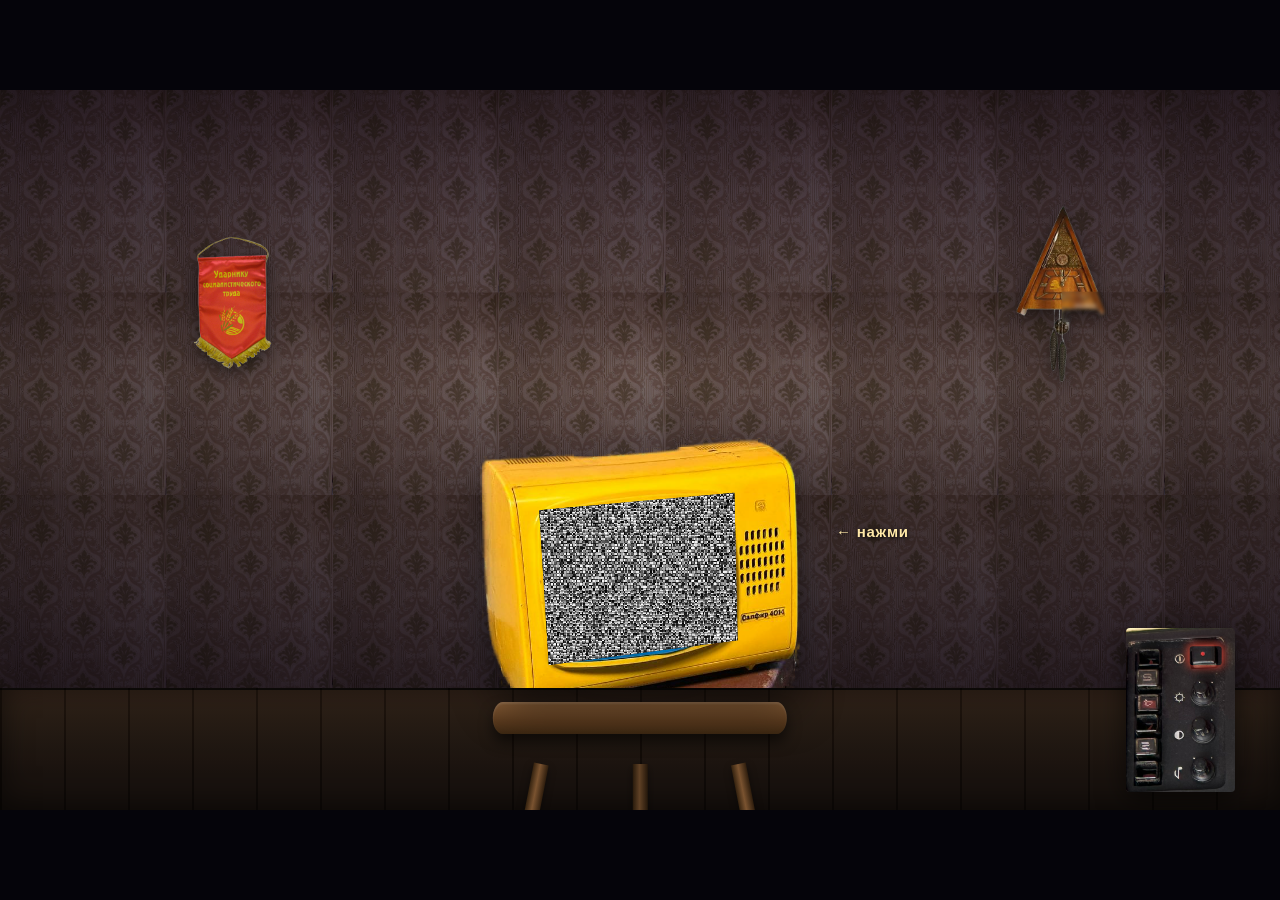
<file: index.html>
<!DOCTYPE html>
<html lang="ru">
<head>
<meta charset="utf-8">
<meta name="viewport" content="width=device-width, initial-scale=1, maximum-scale=1, user-scalable=no">
<title>MARAT SULEIMANOV — EP</title>
<link rel="stylesheet" href="style.css">
</head>
<body>

<!-- Оверлей: повернуть телефон (только на portrait-мобилках) -->
<div id="rotate-gate">
  <div class="phone">📱</div>
  <p>Поверни телефон<br>горизонтально</p>
</div>

<!-- Сцена (16:9), масштабируется под окно -->
<div id="stage">
  <div class="wall"></div>
  <div class="grade"></div>
  <div class="floor"></div>

  <!-- Предметы на стене -->
  <div class="prop vympel" id="vympel" title="вымпел">
    <img src="assets/vympel.png" alt="вымпел Ударнику соцтруда" draggable="false">
  </div>

  <div class="prop chasy" id="chasy" title="часы с кукушкой">
    <div class="cuckoo"></div>
    <img src="assets/chasy.png" alt="часы с кукушкой" draggable="false">
  </div>

  <!-- Табуретка + телевизор -->
  <div class="stool">
    <div class="stool-seat"></div>
    <div class="stool-leg l1"></div>
    <div class="stool-leg l2"></div>
    <div class="stool-leg l3"></div>
  </div>

  <div class="tv" id="tv">
    <div class="tv-glow"></div>
    <div class="screen" id="screen">
      <canvas id="noise" width="220" height="165"></canvas>
      <div class="chan chan-bars"></div>
      <div class="chan chan-ep">
        <div class="ep-title">MARAT<br>SULEIMANOV</div>
        <div class="ep-sub">— EP —</div>
      </div>
      <div class="chan chan-info">
        <div class="marq">НОВЫЙ АЛЬБОМ • 3 ПЕСНИ • СКОРО ВЕЗДЕ • ЗВОНИТЕ 8-800 • </div>
      </div>
      <div class="chan chan-nosig">НЕТ&nbsp;СИГНАЛА</div>
      <div class="crt"></div>
    </div>
    <img class="tv-img" src="assets/tv.png" alt="телевизор Сапфир" draggable="false">
    <div class="tv-hint" id="tv-hint">← нажми</div>
  </div>

  <!-- Панель управления -->
  <div class="panel" id="panel">
    <img src="assets/panel.png" alt="панель кнопок" draggable="false">
    <button class="hot btn-ch" data-ch="1" style="--x:20%;--y:17%"></button>
    <button class="hot btn-ch" data-ch="2" style="--x:20%;--y:30.5%"></button>
    <button class="hot btn-ch" data-ch="3" style="--x:20%;--y:45%"></button>
    <button class="hot btn-ch" data-ch="4" style="--x:20%;--y:61%"></button>
    <button class="hot btn-ch" data-ch="5" style="--x:20%;--y:79%"></button>
    <button class="hot btn-power" id="btn-power" style="--x:73%;--y:17%"></button>
  </div>
</div>

<script src="app.js"></script>
</body>
</html>
</file>
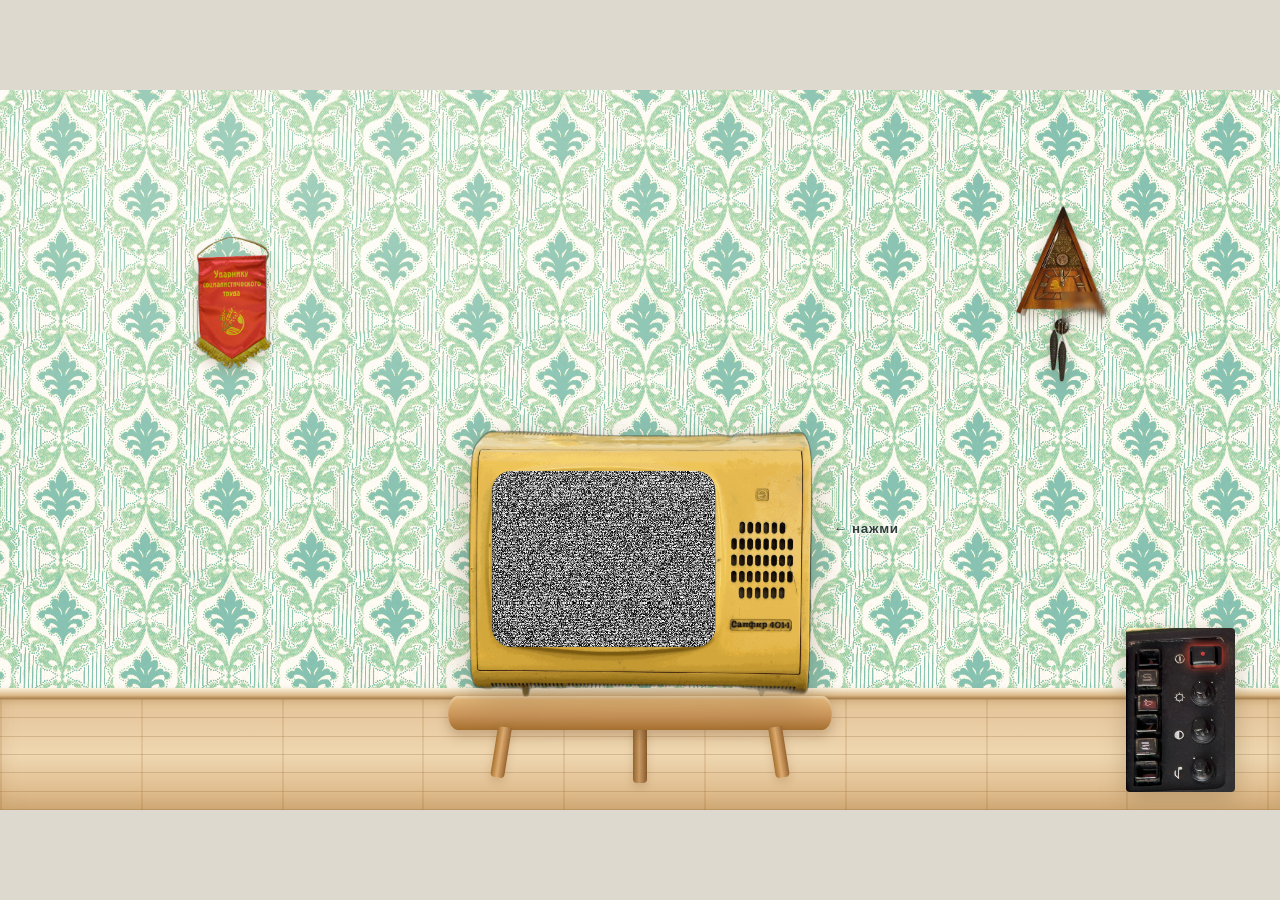
<file: v2/index.html>
<!DOCTYPE html>
<html lang="ru">
<head>
<meta charset="utf-8">
<meta name="viewport" content="width=device-width, initial-scale=1, maximum-scale=1, user-scalable=no">
<title>MARAT SULEIMANOV — EP</title>
<link rel="stylesheet" href="style.css">
</head>
<body>

<!-- Оверлей: повернуть телефон (только на portrait-мобилках) -->
<div id="rotate-gate">
  <div class="phone">📱</div>
  <p>Поверни телефон<br>горизонтально</p>
</div>

<!-- Сцена (16:9), масштабируется под окно -->
<div id="stage">
  <div class="wall"></div>
  <div class="grade"></div>
  <div class="floor"></div>

  <!-- Предметы на стене -->
  <div class="prop vympel" id="vympel" title="вымпел">
    <img src="assets/vympel.png" alt="вымпел Ударнику соцтруда" draggable="false">
  </div>

  <div class="prop chasy" id="chasy" title="часы с кукушкой">
    <div class="cuckoo"></div>
    <img src="assets/chasy.png" alt="часы с кукушкой" draggable="false">
  </div>

  <!-- Табуретка + телевизор -->
  <div class="stool">
    <div class="stool-seat"></div>
    <div class="stool-leg l1"></div>
    <div class="stool-leg l2"></div>
    <div class="stool-leg l3"></div>
  </div>

  <div class="tv" id="tv">
    <div class="tv-glow"></div>
    <div class="screen" id="screen">
      <canvas id="noise" width="220" height="174"></canvas>
      <div class="chan chan-bars"></div>
      <div class="chan chan-ep">
        <div class="ep-title">MARAT<br>SULEIMANOV</div>
        <div class="ep-sub">— EP —</div>
      </div>
      <div class="chan chan-info">
        <div class="marq">НОВЫЙ АЛЬБОМ • 3 ПЕСНИ • СКОРО ВЕЗДЕ • ЗВОНИТЕ 8-800 • </div>
      </div>
      <div class="chan chan-nosig">НЕТ&nbsp;СИГНАЛА</div>
      <div class="crt"></div>
    </div>
    <img class="tv-img" src="assets/tv.png" alt="телевизор Сапфир" draggable="false">
    <div class="tv-hint" id="tv-hint">← нажми</div>
  </div>

  <!-- Панель управления -->
  <div class="panel" id="panel">
    <img src="assets/panel.png" alt="панель кнопок" draggable="false">
    <button class="hot btn-ch" data-ch="1" style="--x:20%;--y:17%"></button>
    <button class="hot btn-ch" data-ch="2" style="--x:20%;--y:30.5%"></button>
    <button class="hot btn-ch" data-ch="3" style="--x:20%;--y:45%"></button>
    <button class="hot btn-ch" data-ch="4" style="--x:20%;--y:61%"></button>
    <button class="hot btn-ch" data-ch="5" style="--x:20%;--y:79%"></button>
    <button class="hot btn-power" id="btn-power" style="--x:73%;--y:17%"></button>
  </div>
</div>

<script src="app.js"></script>
</body>
</html>
</file>
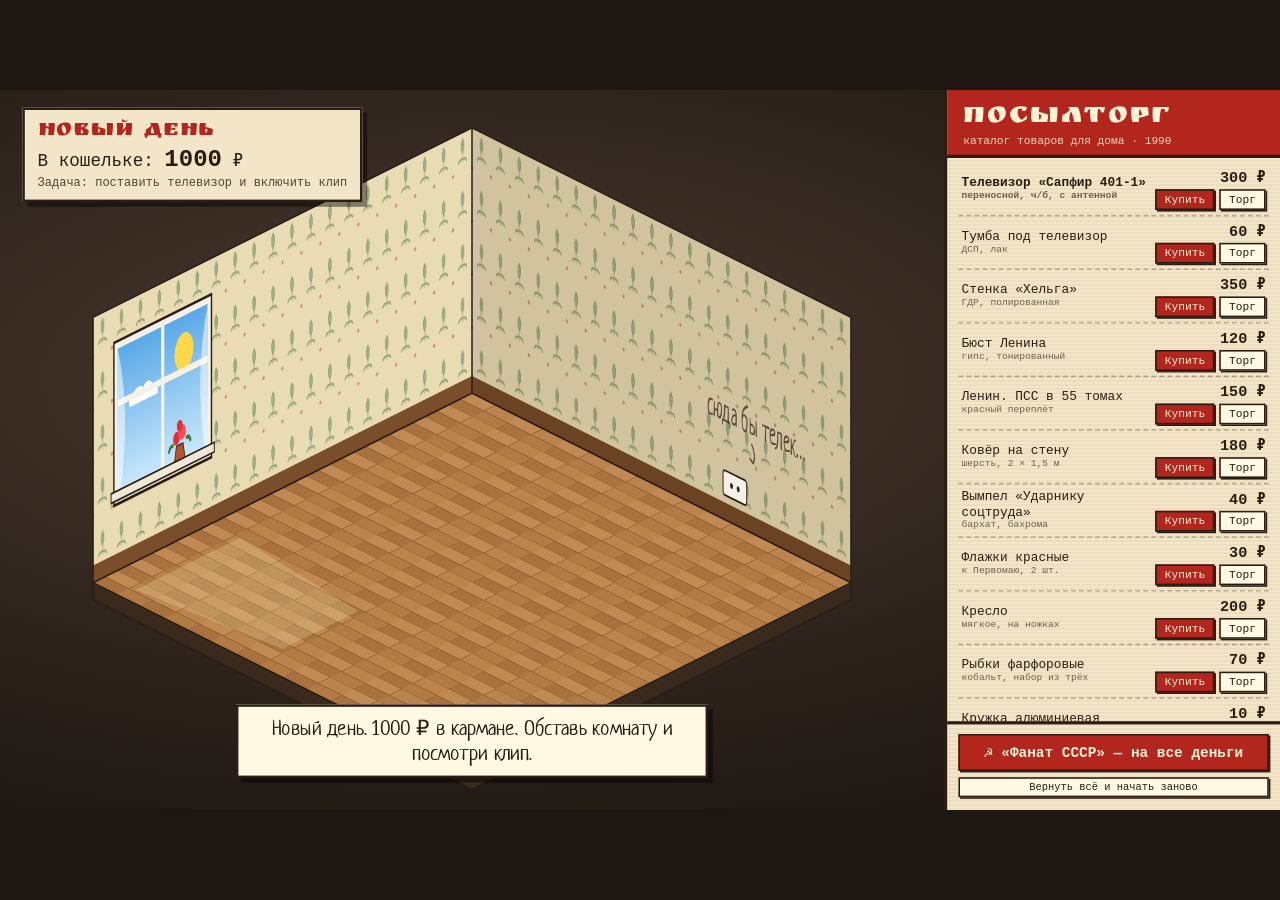
<file: v3/index.html>
<!DOCTYPE html>
<html lang="ru">
<head>
<meta charset="utf-8">
<meta name="viewport" content="width=device-width, initial-scale=1, maximum-scale=1, user-scalable=no">
<title>Новый день — комната</title>
<link rel="preconnect" href="https://fonts.googleapis.com">
<link href="https://fonts.googleapis.com/css2?family=Ruslan+Display&family=PT+Mono&family=Neucha&display=swap" rel="stylesheet">
<link rel="stylesheet" href="style.css">
</head>
<body>

<div id="rotate-gate">
  <div class="phone">📱</div>
  <p>Поверни телефон<br>горизонтально</p>
</div>

<!-- Сцена 1600×900, масштабируется под окно целиком -->
<div id="stage">
  <div id="room-wrap">
    <svg id="room" viewBox="170 10 840 760" xmlns="http://www.w3.org/2000/svg"></svg>
    <div id="hud">
      <div class="hud-title">НОВЫЙ ДЕНЬ</div>
      <div class="hud-budget">В кошельке: <b id="money">1000</b> ₽</div>
      <div class="hud-goal" id="goal">Задача: поставить телевизор и включить клип</div>
    </div>
    <div id="toast"></div>
  </div>

  <aside id="shop">
    <header>
      <div class="shop-brand">ПОСЫЛТОРГ</div>
      <div class="shop-sub">каталог товаров для дома · 1990</div>
    </header>
    <ul id="catalog"></ul>
    <footer>
      <button id="preset" class="big">☭ «Фанат СССР» — на все деньги</button>
      <button id="reset" class="small">Вернуть всё и начать заново</button>
    </footer>
  </aside>

  <!-- Телевизор крупно -->
  <div id="tvzoom" hidden>
    <div class="tvz-box">
      <div class="screen" id="screen" data-ch="static">
        <canvas id="noise" width="220" height="174"></canvas>
        <div class="chan chan-bars"></div>
        <div class="chan chan-ep">
          <div class="ep-title">MARAT<br>SULEIMANOV</div>
          <div class="ep-sub">— EP —</div>
          <div class="ep-note">тут будет клип</div>
          <video id="clip" playsinline hidden></video>
        </div>
        <div class="chan chan-nosig">НЕТ&nbsp;СИГНАЛА</div>
        <div class="crt"></div>
      </div>
      <img class="tvz-img" src="assets/tv.png" alt="телевизор Сапфир 401-1" draggable="false">
    </div>
    <div class="tvz-help">клик по экрану — следующий канал</div>
    <button id="tvz-close">← обратно в комнату</button>
  </div>
</div>

<script src="items.js"></script>
<script src="app.js"></script>
</body>
</html>
</file>
<file: style.css>
:root { --wall: #b9a37a; }

* { margin: 0; padding: 0; box-sizing: border-box; }
html, body { height: 100%; }
body {
  background: #05040a;
  overflow: hidden;
  display: flex;
  align-items: center;
  justify-content: center;
  font-family: "Helvetica Neue", Arial, sans-serif;
  -webkit-user-select: none; user-select: none;
  touch-action: manipulation;
}

/* ---------- STAGE (16:9) ---------- */
#stage {
  position: relative;
  width: min(100vw, 177.78vh);
  height: min(56.25vw, 100vh);
  overflow: hidden;
  background: #1a1526;
  box-shadow: 0 0 120px rgba(0,0,0,.8) inset;
}

/* ---------- WALL ---------- */
.wall {
  position: absolute; inset: 0 0 16% 0;
  background: url("assets/wall.jpg") repeat;
  background-size: 13% auto;
  image-rendering: auto;
  filter: saturate(.7) brightness(.62) hue-rotate(-8deg);
}
/* Фиолетово-сумеречный грейд + виньетка (атмосфера/лиминальность) */
.grade {
  position: absolute; inset: 0;
  pointer-events: none;
  background:
    radial-gradient(120% 90% at 50% 40%, rgba(80,40,120,.20), rgba(20,8,40,.75) 85%),
    linear-gradient(180deg, rgba(40,20,70,.45), rgba(10,4,24,.15) 40%, rgba(8,2,20,.65));
  mix-blend-mode: multiply;
}

/* ---------- FLOOR ---------- */
.floor {
  position: absolute; left: 0; right: 0; bottom: 0; height: 17%;
  background:
    repeating-linear-gradient(90deg, rgba(0,0,0,.25) 0 2px, rgba(255,255,255,.02) 2px 5%),
    linear-gradient(180deg, #2a1c12, #140d09 70%);
  box-shadow: 0 -8px 30px rgba(0,0,0,.6) inset;
  border-top: 2px solid rgba(0,0,0,.5);
}

/* ---------- STOOL ---------- */
.stool { position: absolute; left: 50%; bottom: 10%; width: 23%; transform: translateX(-50%); z-index: 2; }
.stool-seat {
  position: absolute; left: 0; right: 0; bottom: 4px; height: 32px;
  background: linear-gradient(180deg, #8a5f38, #5a3a1e 60%, #3c2712);
  border-radius: 10px / 16px;
  box-shadow: 0 8px 14px rgba(0,0,0,.55), inset 0 2px 2px rgba(255,255,255,.12);
}
.stool-leg {
  position: absolute; top: 26px; width: 15px; height: 120px;
  background: linear-gradient(90deg, #34220f, #7a5330 45%, #2e1d0d);
  border-radius: 0 0 4px 4px; transform-origin: top center;
  box-shadow: 0 4px 8px rgba(0,0,0,.4);
}
.stool-leg.l1 { left: 14%; transform: rotate(11deg); }
.stool-leg.l2 { right: 14%; transform: rotate(-11deg); }
.stool-leg.l3 { left: 50%; margin-left: -7px; height: 128px; filter: brightness(.78); z-index: -1; }

/* ---------- TV ---------- */
.tv {
  position: absolute; left: 50%; bottom: 17%; width: 25%;
  transform: translateX(-50%);
  z-index: 3; cursor: pointer;
}
.tv-img { display: block; width: 100%; height: auto;
  filter: drop-shadow(0 18px 22px rgba(0,0,0,.55));
  position: relative; z-index: 2; pointer-events: none; }

/* Экран: клипается по квадру синей области реального телека */
.screen {
  position: absolute; inset: 0; z-index: 3;
  clip-path: polygon(18.5% 29%, 79.5% 22%, 80.5% 81%, 21.5% 91%);
  background: #000; overflow: hidden;
}
.screen canvas {
  position: absolute; inset: 0; width: 100%; height: 100%;
  image-rendering: pixelated; display: none;
}
.screen[data-ch="static"] canvas { display: block; }
.screen[data-ch="off"] { background: #05060a; }
.screen[data-ch="off"] .crt { opacity: .25; }

.chan { position: absolute; inset: 0; display: none;
  align-items: center; justify-content: center; text-align: center; }
.screen[data-ch="bars"]  .chan-bars  { display: flex; }
.screen[data-ch="ep"]    .chan-ep    { display: flex; flex-direction: column; }
.screen[data-ch="info"]  .chan-info  { display: flex; }
.screen[data-ch="nosig"] .chan-nosig { display: flex; }

/* SMPTE-полосы */
.chan-bars {
  background: linear-gradient(90deg,
    #c0c0c0 0 14.3%, #c0c000 14.3% 28.6%, #00c0c0 28.6% 42.9%,
    #00c000 42.9% 57.1%, #c000c0 57.1% 71.4%, #c00000 71.4% 85.7%, #0000c0 85.7% 100%);
}
/* EP-заставка */
.chan-ep { background: radial-gradient(circle at 50% 40%, #3a1f6e, #120726); color: #f4e9c8; }
.ep-title { font-weight: 800; font-size: 15%; line-height: 1.05; letter-spacing: .04em;
  text-shadow: 0 0 8px rgba(180,120,255,.7); font-family: "Arial Black", Arial, sans-serif; }
.ep-sub { margin-top: .4em; font-size: 9%; letter-spacing: .5em; color: #c9a6ff; }
/* Бегущая строка «реклама 90-х» */
.chan-info { background: #06111a; overflow: hidden; }
.chan-info .marq { position: absolute; top: 42%; white-space: nowrap;
  color: #26ff5a; font-weight: 700; font-size: 12%; letter-spacing: .05em;
  text-shadow: 0 0 6px rgba(38,255,90,.6); animation: marq 7s linear infinite;
  font-family: "Courier New", monospace; }
@keyframes marq { from { transform: translateX(100%); } to { transform: translateX(-210%); } }
/* НЕТ СИГНАЛА */
.chan-nosig { background: #071018; color: #6ea9ff; font-weight: 800;
  font-size: 11%; letter-spacing: .1em; animation: blink 1.1s steps(1) infinite; }
@keyframes blink { 50% { opacity: .25; } }

/* CRT-оверлей: скан-линии, виньетка, плывущая полоса */
.crt { position: absolute; inset: 0; pointer-events: none; z-index: 5; }
.crt::before {
  content: ""; position: absolute; inset: 0;
  background: repeating-linear-gradient(0deg, rgba(0,0,0,.28) 0 1px, rgba(0,0,0,0) 1px 3px),
              radial-gradient(120% 120% at 50% 50%, rgba(0,0,0,0) 55%, rgba(0,0,0,.6));
}
.crt::after {
  content: ""; position: absolute; left: 0; right: 0; height: 22%;
  background: linear-gradient(180deg, rgba(255,255,255,0), rgba(255,255,255,.06) 50%, rgba(255,255,255,0));
  animation: roll 6.5s linear infinite;
}
@keyframes roll { from { top: -25%; } to { top: 105%; } }

/* Свечение экрана (аффорданс «нажми») */
.tv-glow {
  position: absolute; z-index: 1; left: 18%; top: 22%; width: 62%; height: 62%;
  border-radius: 50%; filter: blur(28px);
  background: radial-gradient(circle, rgba(120,170,255,.55), rgba(90,60,160,.15) 70%, transparent);
  animation: glowpulse 2.6s ease-in-out infinite;
}
@keyframes glowpulse { 0%,100% { opacity: .5; } 50% { opacity: .95; } }
.tv.playing .tv-glow { animation-duration: 4.5s; opacity: .7; }

.tv-hint {
  position: absolute; z-index: 6; right: -34%; top: 34%;
  color: #ffe9a8; font-size: 15px; font-weight: 700; letter-spacing: .05em;
  text-shadow: 0 1px 4px #000; animation: hintbob 1.3s ease-in-out infinite;
  transition: opacity .5s; pointer-events: none; white-space: nowrap;
}
@keyframes hintbob { 0%,100% { transform: translateX(0); } 50% { transform: translateX(-6px); } }
.tv-hint.gone { opacity: 0; }

/* ---------- PROPS (стена) ---------- */
.prop { position: absolute; z-index: 4; cursor: pointer; }
.prop img { display: block; width: 100%; height: auto; pointer-events: none;
  filter: drop-shadow(0 6px 8px rgba(0,0,0,.45)); }

/* Вымпел */
.vympel { width: 6.5%; left: 15%; top: 20%; transform-origin: 50% 4%;
  animation: sway 4.2s ease-in-out infinite; }
@keyframes sway { 0%,100% { transform: rotate(-2deg); } 50% { transform: rotate(2deg); } }
.vympel.swing { animation: swing 1.1s cubic-bezier(.36,.07,.19,.97) both; }
@keyframes swing {
  0% { transform: rotate(0); } 15% { transform: rotate(-13deg); }
  35% { transform: rotate(10deg); } 55% { transform: rotate(-6deg); }
  75% { transform: rotate(3deg); } 100% { transform: rotate(0); } }

/* Часы с кукушкой */
.chasy { width: 8.5%; right: 13%; top: 15%; transform-origin: 50% 8%;
  animation: tick 2.4s ease-in-out infinite; }
@keyframes tick { 0%,100% { transform: rotate(-.8deg); } 50% { transform: rotate(.8deg); } }
.chasy.ring { animation: chshake .5s ease-in-out 3; }
@keyframes chshake { 0%,100% { transform: rotate(0); } 25% { transform: rotate(-3deg); } 75% { transform: rotate(3deg); } }
.chasy .cuckoo {
  position: absolute; z-index: -1; left: 50%; top: 30%; width: 26%; height: 20%;
  margin-left: -13%; border-radius: 50% 50% 45% 45%;
  background: radial-gradient(circle at 40% 35%, #ffd24a, #c8791a);
  transform: translateY(-40%) scale(.2); opacity: 0;
}
.chasy .cuckoo::after { /* клюв */
  content: ""; position: absolute; right: -18%; top: 42%; width: 22%; height: 18%;
  background: #e05a12; clip-path: polygon(0 0, 100% 50%, 0 100%); }
.chasy.cuckooing .cuckoo { animation: pop 1.4s ease-in-out both; }
@keyframes pop {
  0% { transform: translateY(-40%) scale(.2); opacity: 0; }
  18% { transform: translateY(-95%) scale(1); opacity: 1; }
  40% { transform: translateY(-70%) scale(1); opacity: 1; }
  55% { transform: translateY(-95%) scale(1); opacity: 1; }
  80%,100% { transform: translateY(-40%) scale(.2); opacity: 0; } }

/* ---------- PANEL ---------- */
.panel { position: absolute; z-index: 5; right: 3.5%; bottom: 2.5%; width: 8.5%;
  filter: drop-shadow(0 8px 14px rgba(0,0,0,.6)); }
.panel > img { display: block; width: 100%; height: auto; pointer-events: none; border-radius: 4px; }
.hot { position: absolute; left: var(--x); top: var(--y); transform: translate(-50%,-50%);
  width: 30%; height: 12%; background: transparent; border: 0; cursor: pointer;
  border-radius: 3px; }
.hot.btn-power { width: 30%; height: 12%; }
.hot:active, .hot.press { background: rgba(0,0,0,.5); box-shadow: 0 0 6px rgba(0,0,0,.8) inset; }
.hot.on { box-shadow: 0 0 8px 2px rgba(255,80,60,.8); }

/* ---------- ROTATE GATE ---------- */
#rotate-gate { display: none; }
@media (max-aspect-ratio: 1/1) {
  #stage { display: none; }
  #rotate-gate {
    display: flex; position: fixed; inset: 0; z-index: 99;
    flex-direction: column; align-items: center; justify-content: center; gap: 18px;
    background: radial-gradient(circle at 50% 40%, #2a1550, #0a0416); color: #e8d9ff;
    text-align: center; font-size: 20px; line-height: 1.5; letter-spacing: .04em;
  }
  #rotate-gate .phone { font-size: 64px; animation: rot 2s ease-in-out infinite; }
  @keyframes rot { 0%,40% { transform: rotate(0); } 70%,100% { transform: rotate(90deg); } }
}
</file>
<file: v2/style.css>
:root {
  --wall: #eef2e9;      /* молочный фон обоев */
  --mint: #7cc4b0;      /* мята орнамента */
  --floor: #d8b98a;     /* светлый паркет */
  --ink: #4a5a54;       /* тёмный текст по светлому */
}

* { margin: 0; padding: 0; box-sizing: border-box; }
html, body { height: 100%; }
body {
  background: #ddd9cf;
  overflow: hidden;
  display: flex;
  align-items: center;
  justify-content: center;
  font-family: "Helvetica Neue", Arial, sans-serif;
  -webkit-user-select: none; user-select: none;
  touch-action: manipulation;
}

/* ---------- STAGE (16:9) ---------- */
#stage {
  position: relative;
  width: min(100vw, 177.78vh);
  height: min(56.25vw, 100vh);
  overflow: hidden;
  background: var(--wall);
  box-shadow: 0 0 90px rgba(90,80,60,.18) inset;
}

/* ---------- WALL ---------- */
.wall {
  position: absolute; inset: 0 0 16% 0;
  background: url("assets/wall.png") repeat;
  background-size: 13% auto;
  image-rendering: auto;
}
/* Дневной свет из окна слева + едва заметная виньетка */
.grade {
  position: absolute; inset: 0;
  pointer-events: none;
  background:
    radial-gradient(80% 70% at 22% 12%, rgba(255,244,206,.55), rgba(255,244,206,0) 70%),
    radial-gradient(130% 110% at 50% 45%, rgba(255,255,255,0) 62%, rgba(120,110,90,.22));
  mix-blend-mode: soft-light;
}

/* ---------- FLOOR ---------- */
.floor {
  position: absolute; left: 0; right: 0; bottom: 0; height: 17%;
  background:
    repeating-linear-gradient(0deg, rgba(150,105,55,.28) 0 1px, rgba(0,0,0,0) 1px 15%),
    repeating-linear-gradient(90deg, rgba(150,105,55,.14) 0 2px, rgba(255,255,255,.06) 2px 11%),
    linear-gradient(180deg, #dfbb8b, #eed4ac 55%, #d5ab74);
  box-shadow: 0 -6px 18px rgba(150,110,60,.20) inset;
}
/* Плинтус — иначе стена обрывается в пол без стыка */
.floor::before {
  content: ""; position: absolute; left: 0; right: 0; top: 0; height: 9%;
  background: linear-gradient(180deg, #fbf1dc, #dcbc8d 65%, #a87d47);
  box-shadow: 0 3px 6px rgba(150,110,60,.28);
}

/* ---------- STOOL ---------- */
/* Всё в % от сцены: в px ножки уезжали за нижний край кадра. */
.stool { position: absolute; left: 50%; bottom: 4.5%; width: 30%; height: 11.4%;
  transform: translateX(-50%); z-index: 2; }
.stool-seat {
  position: absolute; left: 0; right: 0; top: 0; height: 42%;
  background: linear-gradient(180deg, #e8bd7f, #c89257 60%, #a5702f);
  border-radius: 10px / 16px;
  box-shadow: 0 6px 12px rgba(120,80,40,.30), inset 0 2px 2px rgba(255,255,255,.35);
}
.stool-leg {
  position: absolute; top: 38%; width: 3.6%; height: 62%;
  background: linear-gradient(90deg, #a5702f, #ddab70 45%, #96632f);
  border-radius: 0 0 4px 4px; transform-origin: top center;
  box-shadow: 0 4px 8px rgba(120,80,40,.22);
}
.stool-leg.l1 { left: 13%; transform: rotate(9deg); }
.stool-leg.l2 { right: 13%; transform: rotate(-9deg); }
.stool-leg.l3 { left: 50%; margin-left: -1.8%; height: 68%; filter: brightness(.9); z-index: -1; }

/* ---------- TV ---------- */
.tv {
  position: absolute; left: 50%; bottom: 15.4%; width: 27%;
  transform: translateX(-50%);
  z-index: 3; cursor: pointer;
}
.tv-img { display: block; width: 100%; height: auto;
  filter: drop-shadow(0 14px 18px rgba(120,95,55,.35));
  position: relative; z-index: 2; pointer-events: none; }

/* Экран: бокс совпадает с окном телевизора на фото в фас
   (синяя бумага — x 8.2..71.1%, y 16.2..80.0%, см. tools/tv_front.py).
   Именно бокс, а не clip-path поверх полноразмерного слоя: иначе контент
   канала — например полосы SMPTE — растягивается на весь корпус и обрезается. */
.screen {
  position: absolute; z-index: 3;
  left: 7.3%; top: 15.3%; width: 64.6%; height: 65.5%;
  border-radius: 9% / 11%;
  background: #000; overflow: hidden;
}
.screen canvas {
  position: absolute; inset: 0; width: 100%; height: 100%;
  image-rendering: pixelated; display: none;
}
.screen[data-ch="static"] canvas { display: block; }
.screen[data-ch="off"] { background: #05060a; }
.screen[data-ch="off"] .crt { opacity: .25; }

.chan { position: absolute; inset: 0; display: none;
  align-items: center; justify-content: center; text-align: center; }
.screen[data-ch="bars"]  .chan-bars  { display: flex; }
.screen[data-ch="ep"]    .chan-ep    { display: flex; flex-direction: column; }
.screen[data-ch="info"]  .chan-info  { display: flex; }
.screen[data-ch="nosig"] .chan-nosig { display: flex; }

/* SMPTE-полосы */
.chan-bars {
  background: linear-gradient(90deg,
    #c0c0c0 0 14.3%, #c0c000 14.3% 28.6%, #00c0c0 28.6% 42.9%,
    #00c000 42.9% 57.1%, #c000c0 57.1% 71.4%, #c00000 71.4% 85.7%, #0000c0 85.7% 100%);
}
/* EP-заставка */
.chan-ep { background: radial-gradient(circle at 50% 40%, #3a1f6e, #120726); color: #f4e9c8; }
.ep-title { font-weight: 800; font-size: 21%; line-height: 1.05; letter-spacing: .04em;
  text-shadow: 0 0 8px rgba(180,120,255,.7); font-family: "Arial Black", Arial, sans-serif; }
.ep-sub { margin-top: .4em; font-size: 12%; letter-spacing: .5em; color: #c9a6ff; }
/* Бегущая строка «реклама 90-х» */
.chan-info { background: #06111a; overflow: hidden; }
.chan-info .marq { position: absolute; top: 42%; white-space: nowrap;
  color: #26ff5a; font-weight: 700; font-size: 17%; letter-spacing: .05em;
  text-shadow: 0 0 6px rgba(38,255,90,.6); animation: marq 7s linear infinite;
  font-family: "Courier New", monospace; }
@keyframes marq { from { transform: translateX(100%); } to { transform: translateX(-210%); } }
/* НЕТ СИГНАЛА */
.chan-nosig { background: #071018; color: #6ea9ff; font-weight: 800;
  font-size: 15%; letter-spacing: .1em; animation: blink 1.1s steps(1) infinite; }
@keyframes blink { 50% { opacity: .25; } }

/* CRT-оверлей: скан-линии, виньетка, плывущая полоса */
.crt { position: absolute; inset: 0; pointer-events: none; z-index: 5; }
.crt::before {
  content: ""; position: absolute; inset: 0;
  background: repeating-linear-gradient(0deg, rgba(0,0,0,.28) 0 1px, rgba(0,0,0,0) 1px 3px),
              radial-gradient(120% 120% at 50% 50%, rgba(0,0,0,0) 55%, rgba(0,0,0,.6));
}
.crt::after {
  content: ""; position: absolute; left: 0; right: 0; height: 22%;
  background: linear-gradient(180deg, rgba(255,255,255,0), rgba(255,255,255,.06) 50%, rgba(255,255,255,0));
  animation: roll 6.5s linear infinite;
}
@keyframes roll { from { top: -25%; } to { top: 105%; } }

/* Свечение экрана (аффорданс «нажми») */
.tv-glow {
  position: absolute; z-index: 1; left: 7.3%; top: 15.3%; width: 64.6%; height: 65.5%;
  border-radius: 50%; filter: blur(28px);
  background: radial-gradient(circle, rgba(120,170,255,.55), rgba(90,60,160,.15) 70%, transparent);
  animation: glowpulse 2.6s ease-in-out infinite;
}
@keyframes glowpulse { 0%,100% { opacity: .5; } 50% { opacity: .95; } }
.tv.playing .tv-glow { animation-duration: 4.5s; opacity: .7; }

.tv-hint {
  /* растёт вправо от корпуса: при right-позиции длинный текст наезжал на ТВ */
  position: absolute; z-index: 6; left: 106%; top: 34%;
  color: #2f3d38; font-size: clamp(10px, 1.05vw, 17px); font-weight: 800; letter-spacing: .05em;
  text-shadow: 0 0 6px #fff, 0 0 12px #fff, 0 1px 0 rgba(255,255,255,.9); animation: hintbob 1.3s ease-in-out infinite;
  transition: opacity .5s; pointer-events: none; white-space: nowrap;
}
@keyframes hintbob { 0%,100% { transform: translateX(0); } 50% { transform: translateX(-5px); } }
.tv-hint.gone { opacity: 0; }

/* ---------- PROPS (стена) ---------- */
.prop { position: absolute; z-index: 4; cursor: pointer; }
.prop img { display: block; width: 100%; height: auto; pointer-events: none;
  filter: drop-shadow(0 5px 7px rgba(120,95,55,.30)); }

/* Вымпел */
.vympel { width: 6.5%; left: 15%; top: 20%; transform-origin: 50% 4%;
  animation: sway 4.2s ease-in-out infinite; }
@keyframes sway { 0%,100% { transform: rotate(-2deg); } 50% { transform: rotate(2deg); } }
.vympel.swing { animation: swing 1.1s cubic-bezier(.36,.07,.19,.97) both; }
@keyframes swing {
  0% { transform: rotate(0); } 15% { transform: rotate(-13deg); }
  35% { transform: rotate(10deg); } 55% { transform: rotate(-6deg); }
  75% { transform: rotate(3deg); } 100% { transform: rotate(0); } }

/* Часы с кукушкой */
.chasy { width: 8.5%; right: 13%; top: 15%; transform-origin: 50% 8%;
  animation: tick 2.4s ease-in-out infinite; }
@keyframes tick { 0%,100% { transform: rotate(-.8deg); } 50% { transform: rotate(.8deg); } }
.chasy.ring { animation: chshake .5s ease-in-out 3; }
@keyframes chshake { 0%,100% { transform: rotate(0); } 25% { transform: rotate(-3deg); } 75% { transform: rotate(3deg); } }
.chasy .cuckoo {
  position: absolute; z-index: -1; left: 50%; top: 30%; width: 26%; height: 20%;
  margin-left: -13%; border-radius: 50% 50% 45% 45%;
  background: radial-gradient(circle at 40% 35%, #ffd24a, #c8791a);
  transform: translateY(-40%) scale(.2); opacity: 0;
}
.chasy .cuckoo::after { /* клюв */
  content: ""; position: absolute; right: -18%; top: 42%; width: 22%; height: 18%;
  background: #e05a12; clip-path: polygon(0 0, 100% 50%, 0 100%); }
.chasy.cuckooing .cuckoo { animation: pop 1.4s ease-in-out both; }
@keyframes pop {
  0% { transform: translateY(-40%) scale(.2); opacity: 0; }
  18% { transform: translateY(-95%) scale(1); opacity: 1; }
  40% { transform: translateY(-70%) scale(1); opacity: 1; }
  55% { transform: translateY(-95%) scale(1); opacity: 1; }
  80%,100% { transform: translateY(-40%) scale(.2); opacity: 0; } }

/* ---------- PANEL ---------- */
.panel { position: absolute; z-index: 5; right: 3.5%; bottom: 2.5%; width: 8.5%;
  filter: drop-shadow(0 7px 12px rgba(120,95,55,.35)); }
.panel > img { display: block; width: 100%; height: auto; pointer-events: none; border-radius: 4px; }
.hot { position: absolute; left: var(--x); top: var(--y); transform: translate(-50%,-50%);
  width: 30%; height: 12%; background: transparent; border: 0; cursor: pointer;
  border-radius: 3px; }
.hot.btn-power { width: 30%; height: 12%; }
.hot:active, .hot.press { background: rgba(0,0,0,.5); box-shadow: 0 0 6px rgba(0,0,0,.8) inset; }
.hot.on { box-shadow: 0 0 8px 2px rgba(255,80,60,.8); }

/* ---------- ROTATE GATE ---------- */
#rotate-gate { display: none; }
@media (max-aspect-ratio: 1/1) {
  #stage { display: none; }
  #rotate-gate {
    display: flex; position: fixed; inset: 0; z-index: 99;
    flex-direction: column; align-items: center; justify-content: center; gap: 18px;
    background: radial-gradient(circle at 50% 40%, #fbfaf4, #dfe8dd); color: var(--ink);
    text-align: center; font-size: 20px; line-height: 1.5; letter-spacing: .04em;
  }
  #rotate-gate .phone { font-size: 64px; animation: rot 2s ease-in-out infinite; }
  @keyframes rot { 0%,40% { transform: rotate(0); } 70%,100% { transform: rotate(90deg); } }
}
</file>
<file: v3/style.css>
/* Комната-игра v3 — изометрия. Сцена 1600×900, масштаб через --k. */
:root {
  --ink: #2b1d14;
  --paper: #f3e6c8;
  --paper2: #e9d6ad;
  --red: #b3261e;
  --red2: #8c1b15;
}
* { box-sizing: border-box; }
html, body { margin: 0; height: 100%; overflow: hidden; background: #1d1612; }
body { font-family: "PT Mono", "Courier New", monospace; color: var(--ink); }

#stage {
  position: absolute; left: 50%; top: 50%;
  width: 1600px; height: 900px;
  transform: translate(-50%, -50%) scale(var(--k, 1));
  background: radial-gradient(120% 90% at 35% 40%, #4a3a2e, #1d1612 75%);
  overflow: hidden; user-select: none;
}

/* ---------- Комната ---------- */
#room-wrap { position: absolute; left: 0; top: 0; width: 1180px; height: 900px; }
#room { width: 100%; height: 100%; display: block; }
#room .click { cursor: pointer; }
#room .click:hover { filter: brightness(1.12); }
#room .pop { animation: pop .45s cubic-bezier(.2,1.6,.4,1); transform-box: fill-box; transform-origin: 50% 100%; }
@keyframes pop { 0% { transform: scale(.3) translateY(-30px); opacity: 0; } 100% { transform: none; opacity: 1; } }
#room .wobble { animation: wob .5s ease-in-out; transform-box: fill-box; transform-origin: 50% 100%; }
@keyframes wob { 25% { transform: rotate(-6deg); } 75% { transform: rotate(5deg); } }
#room .tv-hint { animation: bob 1.1s ease-in-out infinite; }
@keyframes bob { 50% { transform: translateY(-8px); } }
#room .glow { animation: glow 2.4s ease-in-out infinite; }
@keyframes glow { 0%,100% { opacity: .45; } 50% { opacity: .85; } }
#room .steam { animation: steam 1.6s ease-out forwards; }
@keyframes steam { from { opacity: .9; transform: translateY(0); } to { opacity: 0; transform: translateY(-40px); } }

#hud {
  position: absolute; left: 28px; top: 22px;
  background: var(--paper); border: 3px solid var(--ink);
  box-shadow: 6px 6px 0 rgba(0,0,0,.45);
  padding: 10px 16px 12px; min-width: 330px;
}
.hud-title { font-family: "Ruslan Display", serif; font-size: 30px; color: var(--red); letter-spacing: .04em; }
.hud-budget { font-size: 22px; margin-top: 2px; }
.hud-budget b { font-size: 30px; }
.hud-budget b.flash { animation: flash .5s; }
@keyframes flash { 50% { color: var(--red); } }
.hud-goal { font-size: 15px; margin-top: 4px; opacity: .8; }
.hud-goal.done { color: #1e6b2a; opacity: 1; font-weight: 700; }

#toast {
  position: absolute; left: 50%; bottom: 40px; transform: translateX(-50%) translateY(20px);
  max-width: 760px; padding: 12px 20px;
  background: #fff8e2; border: 3px solid var(--ink); box-shadow: 6px 6px 0 rgba(0,0,0,.45);
  font-family: "Neucha", "PT Mono", cursive; font-size: 26px; line-height: 1.2; text-align: center;
  opacity: 0; transition: opacity .25s, transform .25s; pointer-events: none;
}
#toast.on { opacity: 1; transform: translateX(-50%); }

/* ---------- Каталог «Посылторг» ---------- */
#shop {
  position: absolute; right: 0; top: 0; width: 420px; height: 900px;
  background:
    repeating-linear-gradient(0deg, rgba(120,90,40,.06) 0 2px, transparent 2px 5px),
    var(--paper);
  border-left: 4px solid var(--ink);
  display: flex; flex-direction: column;
}
#shop header { background: var(--red); color: #fff3d6; padding: 14px 20px 10px; border-bottom: 4px solid var(--ink); }
.shop-brand { font-family: "Ruslan Display", serif; font-size: 38px; letter-spacing: .06em; }
.shop-sub { font-size: 14px; opacity: .85; }
#catalog { list-style: none; margin: 0; padding: 6px 14px; flex: 1; overflow-y: auto; }
#catalog li {
  display: grid; grid-template-columns: 1fr auto; gap: 3px 10px; align-items: center;
  padding: 6px 4px; border-bottom: 2px dashed rgba(43,29,20,.3);
}
#catalog .name { grid-row: span 2; font-size: 16px; line-height: 1.15; }
#catalog .name small { display: block; font-size: 12px; opacity: .65; }
#catalog .price { font-size: 19px; font-weight: 700; text-align: right; white-space: nowrap; }
#catalog .price s { font-size: 13px; opacity: .55; font-weight: 400; margin-right: 4px; }
#catalog .btns { grid-column: 2; display: flex; gap: 6px; justify-content: flex-end; }
#catalog li.owned { background: rgba(30,107,42,.1); }
#catalog li.owned .name::before { content: "✓ "; color: #1e6b2a; font-weight: 700; }
#catalog li.must .name { font-weight: 700; }

button {
  font: inherit; cursor: pointer; border: 2px solid var(--ink); background: #fff8e2;
  color: var(--ink); padding: 3px 10px; font-size: 14px; box-shadow: 2px 2px 0 var(--ink);
}
button:active { transform: translate(2px,2px); box-shadow: none; }
button:disabled { opacity: .4; cursor: default; }
button.buy { background: var(--red); color: #fff3d6; }
#shop footer { padding: 12px 14px 16px; border-top: 4px solid var(--ink); display: grid; gap: 8px; }
button.big { font-size: 18px; padding: 10px; background: var(--red); color: #fff3d6; font-weight: 700; }
button.small { font-size: 13px; }

/* ---------- Телевизор крупно ---------- */
#tvzoom {
  position: absolute; inset: 0; z-index: 20;
  background: radial-gradient(60% 70% at 50% 50%, rgba(40,60,110,.55), rgba(5,5,10,.94));
  display: flex; flex-direction: column; align-items: center; justify-content: center; gap: 18px;
  animation: zin .35s ease-out;
}
#tvzoom[hidden] { display: none; }
@keyframes zin { from { opacity: 0; transform: scale(.85); } }
.tvz-box { position: relative; width: 860px; }
.tvz-img { display: block; width: 100%; position: relative; z-index: 2; pointer-events: none;
  filter: drop-shadow(0 30px 40px rgba(0,0,0,.6)); }
.tvz-help { color: #cdd7ff; font-size: 18px; opacity: .8; }
#tvz-close { position: absolute; left: 28px; top: 24px; font-size: 18px; padding: 8px 14px; }

/* Экран — бокс по окну на фото (синяя бумага), как в v2 */
.screen {
  position: absolute; z-index: 3; cursor: pointer;
  left: 7.3%; top: 15.3%; width: 64.6%; height: 65.5%;
  border-radius: 9% / 11%; background: #000; overflow: hidden;
  container-type: size;
}
.screen canvas { position: absolute; inset: 0; width: 100%; height: 100%; image-rendering: pixelated; display: none; }
.screen[data-ch="static"] canvas { display: block; }
.chan { position: absolute; inset: 0; display: none; align-items: center; justify-content: center; text-align: center; }
.screen[data-ch="bars"]  .chan-bars  { display: flex; }
.screen[data-ch="ep"]    .chan-ep    { display: flex; flex-direction: column; }
.screen[data-ch="nosig"] .chan-nosig { display: flex; }
.chan-bars {
  background: linear-gradient(90deg,
    #c0c0c0 0 14.3%, #c0c000 14.3% 28.6%, #00c0c0 28.6% 42.9%,
    #00c000 42.9% 57.1%, #c000c0 57.1% 71.4%, #c00000 71.4% 85.7%, #0000c0 85.7% 100%);
}
.chan-ep { background: radial-gradient(circle at 50% 40%, #3a1f6e, #120726); color: #f4e9c8; }
.ep-title { font-weight: 800; font-size: 10cqw; line-height: 1.05; letter-spacing: .04em;
  text-shadow: 0 0 8px rgba(180,120,255,.7); font-family: "Arial Black", Arial, sans-serif; }
.ep-sub { margin-top: .4em; font-size: 6cqw; letter-spacing: .5em; color: #c9a6ff; }
.ep-note { margin-top: 1.2em; font-family: "Neucha", cursive; font-size: 5cqw; color: #ffd36b; }
.chan-nosig { background: #071018; color: #6ea9ff; font-weight: 800; font-size: 9cqw;
  letter-spacing: .1em; animation: blink 1.1s steps(1) infinite; }
@keyframes blink { 50% { opacity: .25; } }
.crt { position: absolute; inset: 0; pointer-events: none; z-index: 5; }
.crt::before {
  content: ""; position: absolute; inset: 0;
  background: repeating-linear-gradient(0deg, rgba(0,0,0,.28) 0 1px, rgba(0,0,0,0) 1px 3px),
              radial-gradient(120% 120% at 50% 50%, rgba(0,0,0,0) 55%, rgba(0,0,0,.6));
}
.crt::after {
  content: ""; position: absolute; left: 0; right: 0; height: 22%;
  background: linear-gradient(180deg, rgba(255,255,255,0), rgba(255,255,255,.06) 50%, rgba(255,255,255,0));
  animation: roll 6.5s linear infinite;
}
@keyframes roll { from { top: -22%; } to { top: 100%; } }

/* ---------- Поверни телефон ---------- */
#rotate-gate { display: none; }
@media (max-aspect-ratio: 1/1) {
  #stage { display: none; }
  #rotate-gate {
    display: flex; position: fixed; inset: 0; z-index: 99;
    flex-direction: column; align-items: center; justify-content: center; gap: 18px;
    background: var(--paper); color: var(--ink);
    text-align: center; font-size: 20px; line-height: 1.5;
  }
  #rotate-gate .phone { font-size: 64px; animation: rot 2s ease-in-out infinite; }
  @keyframes rot { 0%,40% { transform: rotate(0); } 70%,100% { transform: rotate(90deg); } }
}
</file>
